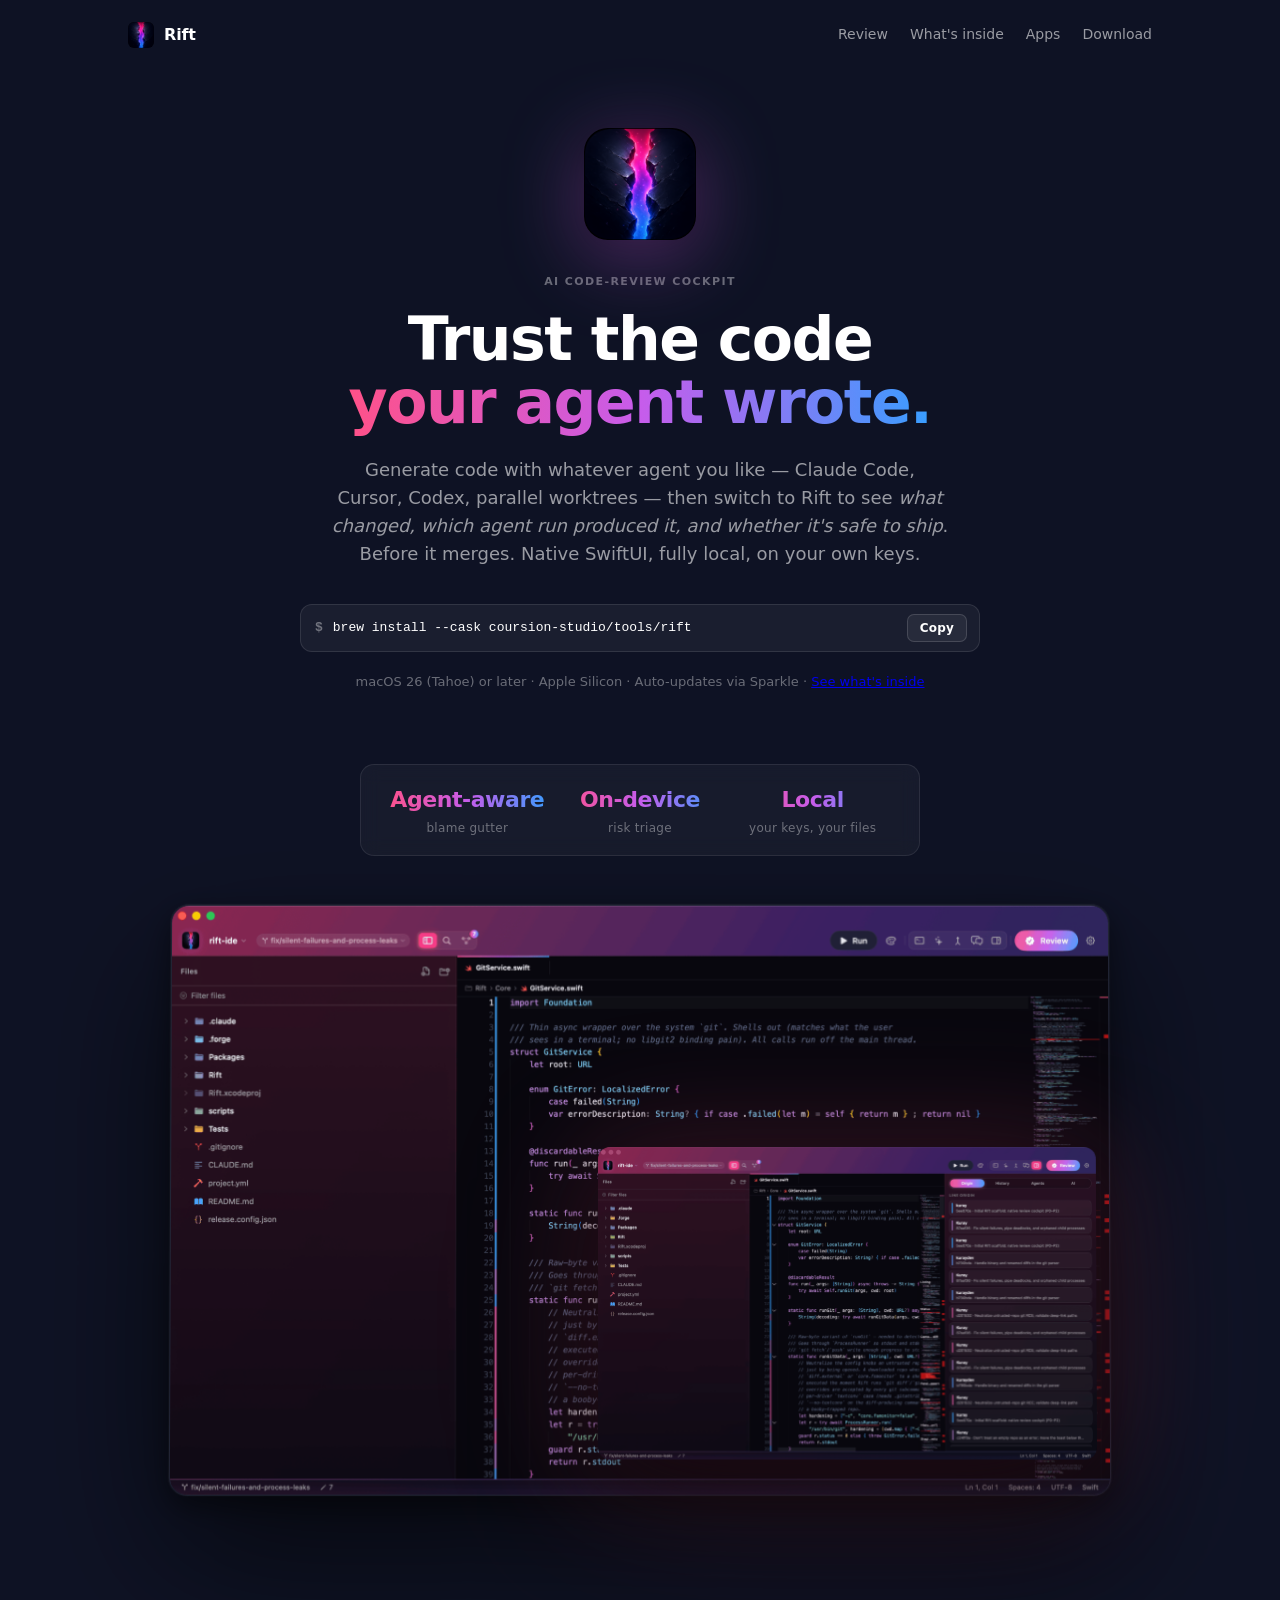
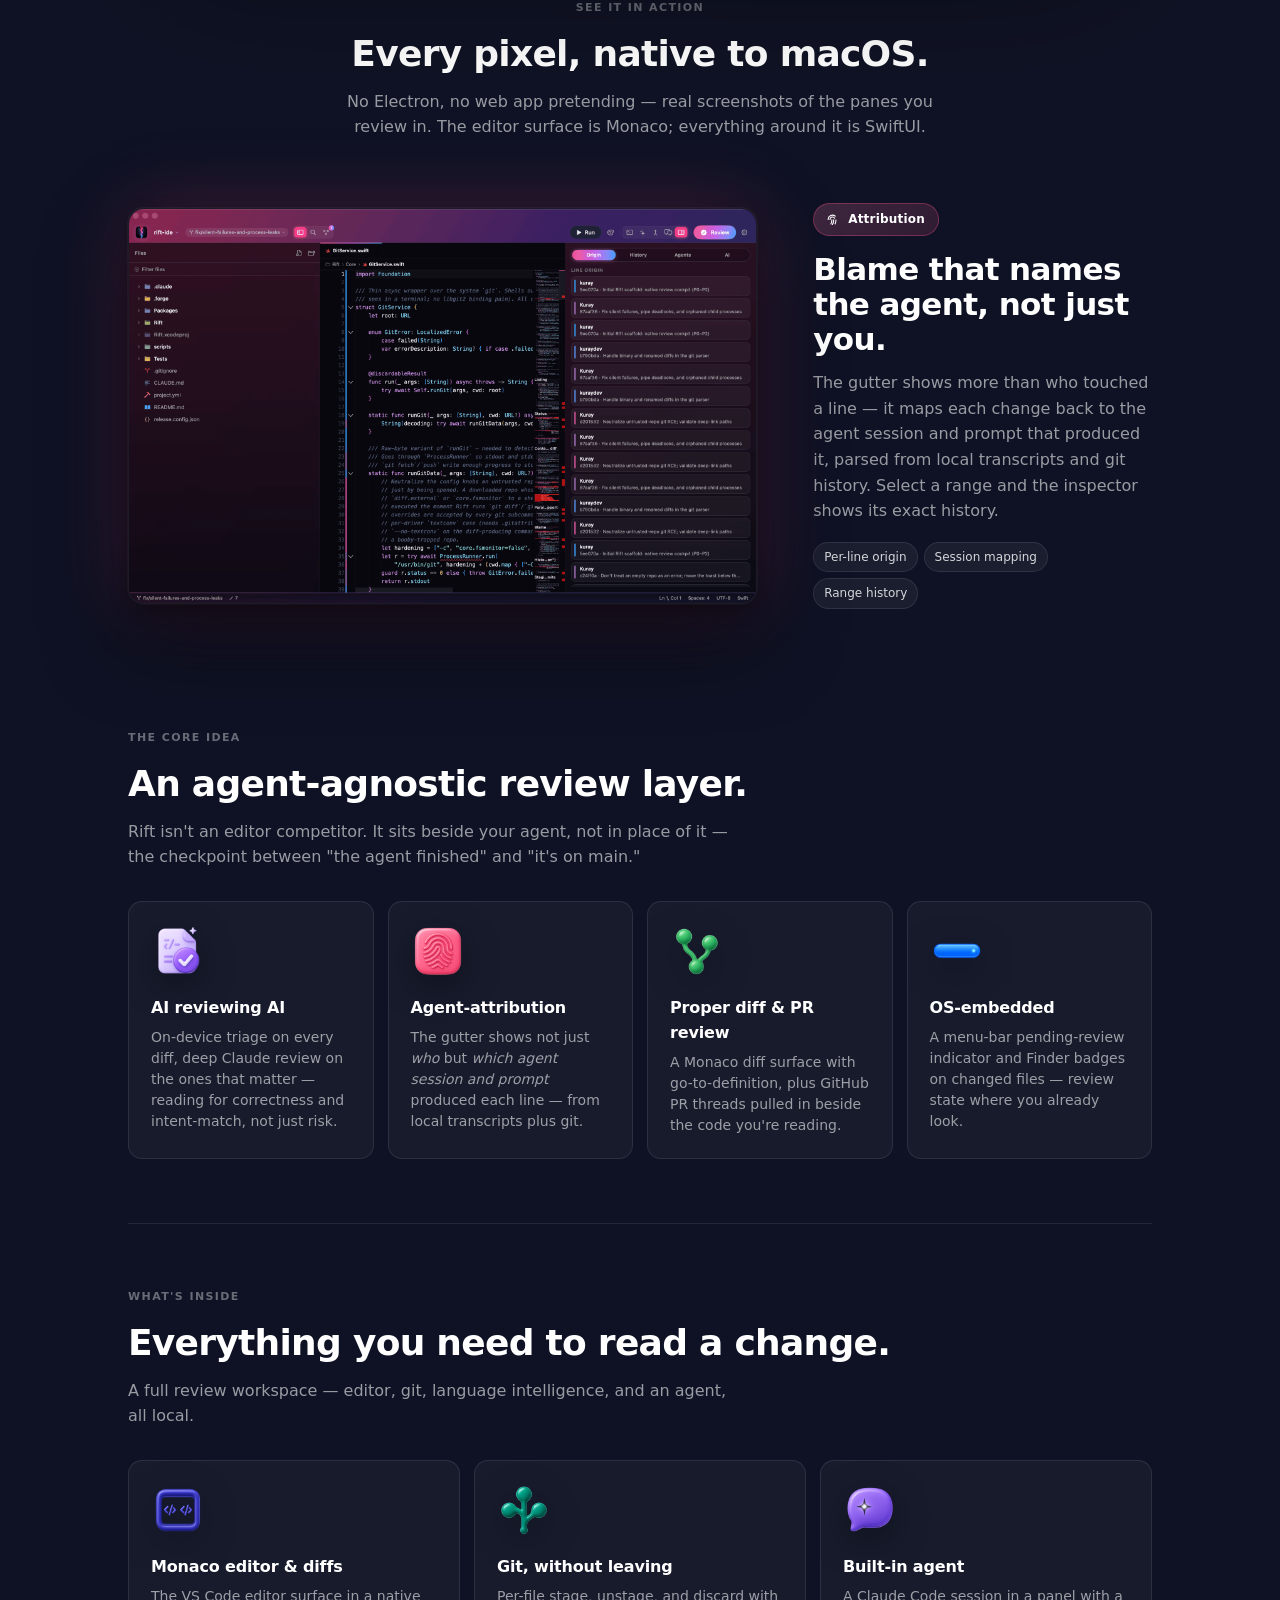
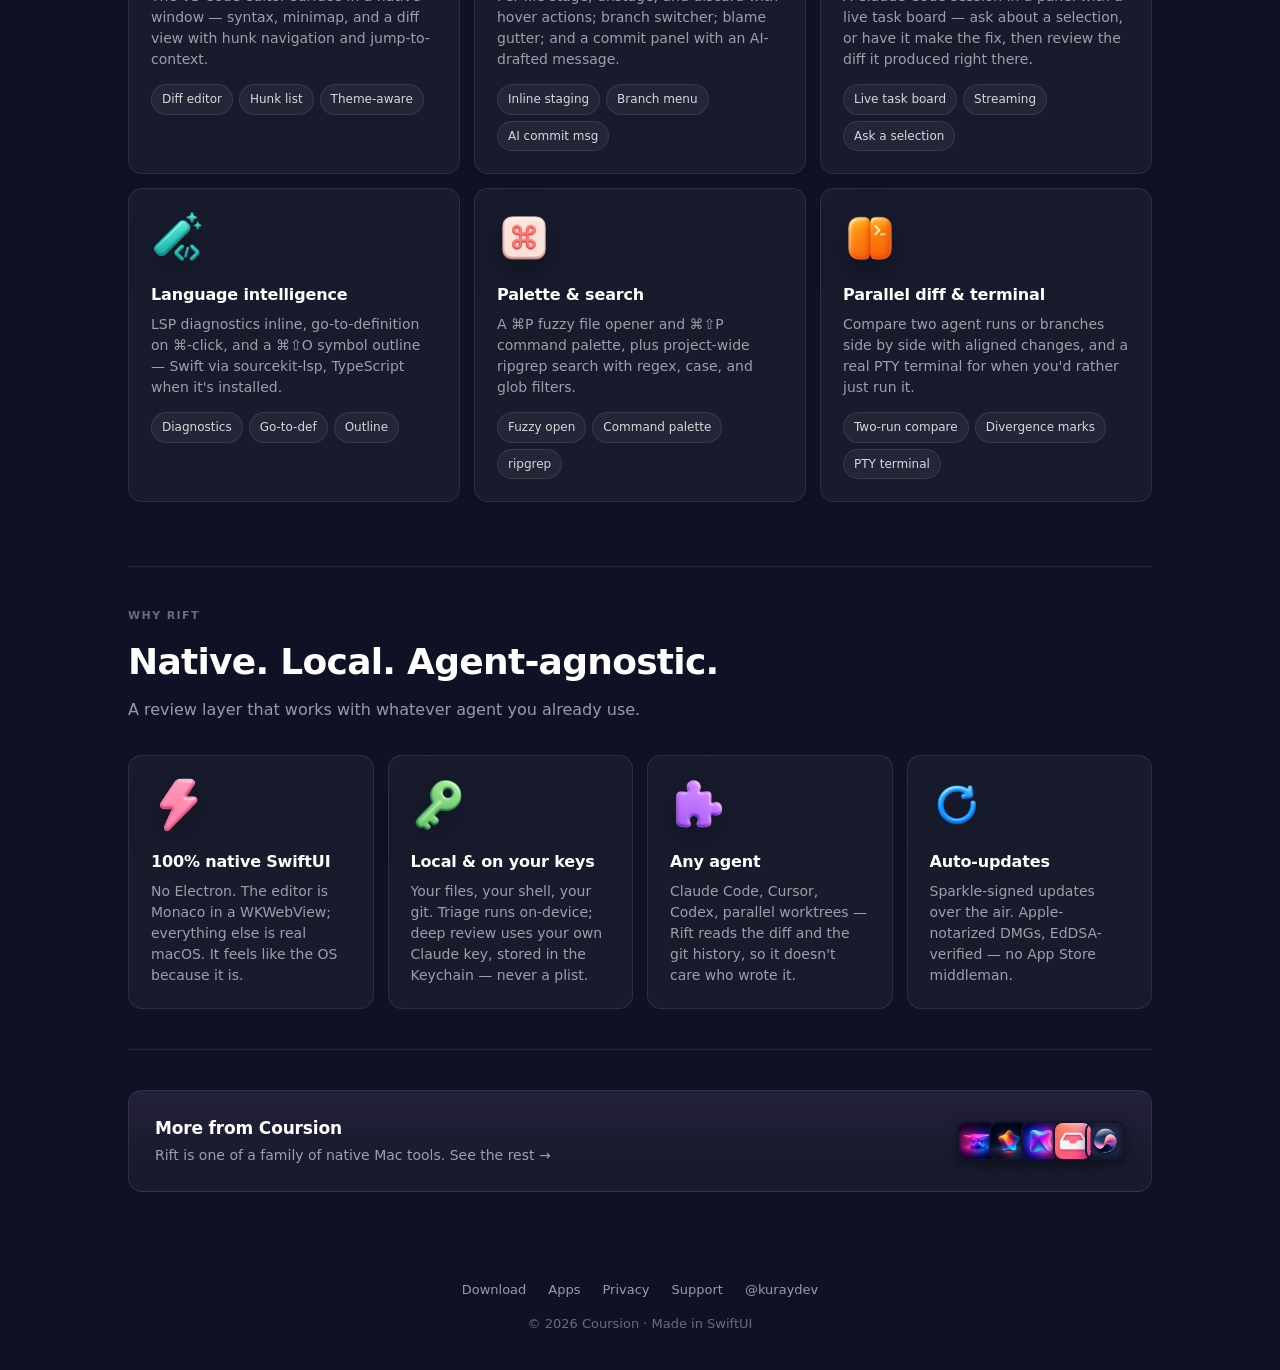
<file: index.html>
<!doctype html>
<html lang="en">
<head>
  <meta charset="utf-8" />
  <meta name="viewport" content="width=device-width, initial-scale=1" />
  <title>Rift — Review, blame & verify AI-generated code on Mac</title>
  <meta name="description" content="A native macOS cockpit for reviewing AI-written code. Agent-attribution blame, on-device risk triage, deep Claude review, Monaco diffs and GitHub PR threads — all local, on your own keys." />
  <link rel="icon" type="image/png" sizes="32x32" href="favicon-32.png" />
  <link rel="icon" type="image/png" sizes="16x16" href="favicon-16.png" />
  <link rel="apple-touch-icon" sizes="180x180" href="apple-touch-icon.png" />
  <link rel="manifest" href="site.webmanifest" />
  <link rel="stylesheet" href="styles.css" />
  <meta property="og:title" content="Rift — Review, blame & verify AI-generated code on Mac" />
  <meta property="og:description" content="See what your agent changed, which session produced each line, and whether it's safe to ship — before it merges. Native SwiftUI, local, BYO key." />
  <meta property="og:image" content="icon.png" />
  <meta name="theme-color" content="#0E1224" />
  <script defer src="https://polaris-backend-489776622782.europe-west1.run.app/api/v1/analytics/t.js" data-site="rift.coursion.studio"></script>
</head>
<body>
  <div class="bg"></div>

  <div class="container">
    <nav class="top">
      <div class="brand">
        <img src="icon.png" alt="Rift" />
        <span>Rift</span>
      </div>
      <div class="links">
        <a href="#review">Review</a>
        <a href="#inside">What's inside</a>
        <a href="apps.html">Apps</a>
        <a href="https://github.com/Coursion-Studio/rift-website/releases/latest">Download</a>
      </div>
    </nav>

    <header class="hero">
      <img class="app-icon" src="icon.png" alt="Rift app icon" />
      <div class="eyebrow">AI code-review cockpit</div>
      <h1>Trust the code<br /><span class="grad">your agent wrote.</span></h1>
      <p class="sub">
        Generate code with whatever agent you like — Claude Code, Cursor, Codex,
        parallel worktrees — then switch to Rift to see <em>what changed, which
        agent run produced it, and whether it's safe to ship</em>. Before it merges.
        Native SwiftUI, fully local, on your own keys.
      </p>
      <div class="cta-grid" style="grid-template-columns:1fr">
        <div class="install-cmd" data-copy="brew install --cask coursion-studio/tools/rift">
          <span class="prompt" aria-hidden="true">$</span>
          <code>brew install --cask coursion-studio/tools/rift</code>
          <button class="copy-btn" type="button" aria-label="Copy install command">Copy</button>
        </div>
      </div>
      <p class="req-note">macOS 26 (Tahoe) or later · Apple Silicon · Auto-updates via Sparkle · <a href="#inside">See what's inside</a></p>
    </header>

    <section class="tight" style="padding-top:0">
      <div class="hero-stats three" id="hero-stats">
        <div class="stat"><strong>Agent-aware</strong><span>blame gutter</span></div>
        <div class="stat"><strong>On-device</strong><span>risk triage</span></div>
        <div class="stat"><strong>Local</strong><span>your keys, your files</span></div>
        <div class="stat" id="stat-downloads" hidden>
          <strong id="dl-count">0</strong><span>downloads</span>
        </div>
      </div>
    </section>

    <!-- Feature showcase (real screenshots). Hidden until PNGs exist in
         screenshots/ — each block reveals itself when its image loads, so the
         live site never shows a broken image before captures are added. -->
    <div id="showcase-wrap" hidden>
      <section id="tour" class="hero-shot-wrap">
        <figure class="window shot-hero hero-composite">
          <img class="base" data-reveal src="screenshots/hero-review.png"
               alt="A Rift window — file tree, Monaco diff of an agent's change, and the AI review inspector alongside"
               width="1020" height="720" loading="eager" decoding="async" fetchpriority="high" />
          <img class="float" data-float src="screenshots/blame.png"
               alt="Rift's inspector attributing each line to its author and commit"
               width="800" height="480" loading="eager" decoding="async" />
        </figure>
      </section>

      <section class="showcase-intro">
        <div class="section-label">See it in action</div>
        <h2>Every pixel, native to macOS.</h2>
        <p class="lede">No Electron, no web app pretending — real screenshots of the panes you review in. The editor surface is Monaco; everything around it is SwiftUI.</p>
      </section>

      <section class="showcase">

        <!-- 1 · AI review -->
        <div class="showcase-row">
          <div class="showcase-copy">
            <div class="chip chip-violet">
              <svg viewBox="0 0 24 24" fill="none" stroke="currentColor" stroke-width="1.9" stroke-linecap="round" stroke-linejoin="round" aria-hidden="true"><path d="M12 3l2.4 5.4L20 9l-4 4 1 6-5-3-5 3 1-6-4-4 5.6-.6z"/></svg>
              AI review
            </div>
            <h3>AI that reviews<br />what AI wrote.</h3>
            <p>State what the change was meant to do, then let Claude read the diff for real — bugs, dropped error handling, edits that don't match the intent. Findings come back ranked by severity; click one to jump straight to the line. Runs on your own API key.</p>
            <ul class="pills">
              <li>Intent-aware</li><li>Severity-ranked</li><li>Click to jump</li><li>BYO key</li>
            </ul>
          </div>
          <figure class="window glow-violet">
            <img data-reveal src="screenshots/inspector-ai.png" alt="Rift's AI review inspector with blocker/warning/nit findings for a diff"
                 width="1020" height="720" loading="lazy" decoding="async" />
          </figure>
        </div>

        <!-- 2 · Blame -->
        <div class="showcase-row reverse">
          <div class="showcase-copy">
            <div class="chip chip-pink">
              <svg viewBox="0 0 24 24" fill="none" stroke="currentColor" stroke-width="1.7" stroke-linecap="round" stroke-linejoin="round" aria-hidden="true"><path d="M5 12a7 7 0 0 1 11.5-5.3"/><path d="M8 12a4 4 0 0 1 7.5-1.9"/><path d="M11 12.5c0 3-.4 5-1.6 6.7"/><path d="M14 12.5c0 3.5-.7 5.7-2.2 7.5"/><path d="M17.5 13c0 2.6-.4 4.4-1.3 6"/></svg>
              Attribution
            </div>
            <h3>Blame that names<br />the agent, not just you.</h3>
            <p>The gutter shows more than who touched a line — it maps each change back to the agent session and prompt that produced it, parsed from local transcripts and git history. Select a range and the inspector shows its exact history.</p>
            <ul class="pills">
              <li>Per-line origin</li><li>Session mapping</li><li>Range history</li>
            </ul>
          </div>
          <figure class="window glow-pink">
            <img data-reveal src="screenshots/blame.png" alt="Rift's blame gutter attributing lines to agent sessions"
                 width="1020" height="720" loading="lazy" decoding="async" />
          </figure>
        </div>

        <!-- 3 · Triage -->
        <div class="showcase-row">
          <div class="showcase-copy">
            <div class="chip chip-amber">
              <svg viewBox="0 0 24 24" fill="none" stroke="currentColor" stroke-width="1.9" stroke-linecap="round" stroke-linejoin="round" aria-hidden="true"><path d="M12 3l9 16H3z"/><path d="M12 10v4"/><path d="M12 17h.01"/></svg>
              Triage
            </div>
            <h3>Risk-scored<br />before you escalate.</h3>
            <p>An on-device model triages every staged diff the moment you stage it — safe, warn, or block — so you know where to look first. No round-trip, no key needed. Escalate the risky ones to a deep Claude review with one click.</p>
            <ul class="pills">
              <li>On-device</li><li>Per-file badges</li><li>Zero latency</li>
            </ul>
          </div>
          <figure class="window glow-amber">
            <img data-reveal src="screenshots/triage.png" alt="Rift's Changes sidebar with per-file risk badges"
                 width="1020" height="720" loading="lazy" decoding="async" />
          </figure>
        </div>

        <!-- 4 · Diff + PR -->
        <div class="showcase-row reverse">
          <div class="showcase-copy">
            <div class="chip chip-green">
              <svg viewBox="0 0 24 24" fill="none" stroke="currentColor" stroke-width="1.9" stroke-linecap="round" stroke-linejoin="round" aria-hidden="true"><path d="M6 3v12"/><circle cx="6" cy="18" r="2.5"/><circle cx="18" cy="6" r="2.5"/><path d="M18 8.5a9 9 0 0 1-9 9"/></svg>
              Diff &amp; PR
            </div>
            <h3>A real diff surface,<br />and the PR threads.</h3>
            <p>Monaco's diff editor for every change, with hunk navigation and go-to-definition. Stage, discard, and commit inline — with an AI-drafted message. Pull the current branch's GitHub review threads right beside the code.</p>
            <ul class="pills">
              <li>Monaco diffs</li><li>Hunk nav</li><li>Inline staging</li><li>PR threads</li>
            </ul>
          </div>
          <figure class="window glow-green">
            <img data-reveal src="screenshots/diff.png" alt="Rift's Monaco diff view with staging controls and PR thread panel"
                 width="1020" height="720" loading="lazy" decoding="async" />
          </figure>
        </div>

      </section>
    </div>

    <section id="review">
      <div class="section-label">The core idea</div>
      <h2>An agent-agnostic review layer.</h2>
      <p class="lede">Rift isn't an editor competitor. It sits beside your agent, not in place of it — the checkpoint between "the agent finished" and "it's on main."</p>

      <div class="grid why-grid">
        <div class="card">
          <img class="feat-icon" src="icons/feature/ai-review.png" alt="" loading="lazy" width="62" height="62" />
          <h3>AI reviewing AI</h3>
          <p>On-device triage on every diff, deep Claude review on the ones that matter — reading for correctness and intent-match, not just risk.</p>
        </div>
        <div class="card">
          <img class="feat-icon" src="icons/feature/attribution.png" alt="" loading="lazy" width="62" height="62" />
          <h3>Agent-attribution</h3>
          <p>The gutter shows not just <em>who</em> but <em>which agent session and prompt</em> produced each line — from local transcripts plus git.</p>
        </div>
        <div class="card">
          <img class="feat-icon" src="icons/feature/diff-pr.png" alt="" loading="lazy" width="62" height="62" />
          <h3>Proper diff &amp; PR review</h3>
          <p>A Monaco diff surface with go-to-definition, plus GitHub PR threads pulled in beside the code you're reading.</p>
        </div>
        <div class="card">
          <img class="feat-icon" src="icons/feature/os-embedded.png" alt="" loading="lazy" width="62" height="62" />
          <h3>OS-embedded</h3>
          <p>A menu-bar pending-review indicator and Finder badges on changed files — review state where you already look.</p>
        </div>
      </div>
    </section>

    <hr class="sep" />

    <section id="inside">
      <div class="section-label">What's inside</div>
      <h2>Everything you need to read a change.</h2>
      <p class="lede">A full review workspace — editor, git, language intelligence, and an agent, all local.</p>

      <div class="grid">
        <div class="card">
          <img class="feat-icon" src="icons/feature/monaco.png" alt="" loading="lazy" width="62" height="62" />
          <h3>Monaco editor &amp; diffs</h3>
          <p>The VS Code editor surface in a native window — syntax, minimap, and a diff view with hunk navigation and jump-to-context.</p>
          <ul class="pills"><li>Diff editor</li><li>Hunk list</li><li>Theme-aware</li></ul>
        </div>

        <div class="card">
          <img class="feat-icon" src="icons/feature/git.png" alt="" loading="lazy" width="62" height="62" />
          <h3>Git, without leaving</h3>
          <p>Per-file stage, unstage, and discard with hover actions; branch switcher; blame gutter; and a commit panel with an AI-drafted message.</p>
          <ul class="pills"><li>Inline staging</li><li>Branch menu</li><li>AI commit msg</li></ul>
        </div>

        <div class="card">
          <img class="feat-icon" src="icons/feature/agent.png" alt="" loading="lazy" width="62" height="62" />
          <h3>Built-in agent</h3>
          <p>A Claude Code session in a panel with a live task board — ask about a selection, or have it make the fix, then review the diff it produced right there.</p>
          <ul class="pills"><li>Live task board</li><li>Streaming</li><li>Ask a selection</li></ul>
        </div>

        <div class="card">
          <img class="feat-icon" src="icons/feature/language.png" alt="" loading="lazy" width="62" height="62" />
          <h3>Language intelligence</h3>
          <p>LSP diagnostics inline, go-to-definition on ⌘-click, and a ⌘⇧O symbol outline — Swift via sourcekit-lsp, TypeScript when it's installed.</p>
          <ul class="pills"><li>Diagnostics</li><li>Go-to-def</li><li>Outline</li></ul>
        </div>

        <div class="card">
          <img class="feat-icon" src="icons/feature/palette.png" alt="" loading="lazy" width="62" height="62" />
          <h3>Palette &amp; search</h3>
          <p>A ⌘P fuzzy file opener and ⌘⇧P command palette, plus project-wide ripgrep search with regex, case, and glob filters.</p>
          <ul class="pills"><li>Fuzzy open</li><li>Command palette</li><li>ripgrep</li></ul>
        </div>

        <div class="card">
          <img class="feat-icon" src="icons/feature/parallel.png" alt="" loading="lazy" width="62" height="62" />
          <h3>Parallel diff &amp; terminal</h3>
          <p>Compare two agent runs or branches side by side with aligned changes, and a real PTY terminal for when you'd rather just run it.</p>
          <ul class="pills"><li>Two-run compare</li><li>Divergence marks</li><li>PTY terminal</li></ul>
        </div>
      </div>
    </section>

    <hr class="sep" />

    <section id="releases" class="tight" hidden>
      <div class="section-label">Releases</div>
      <h2>Every version, every download.</h2>
      <p class="lede">Live count, every channel — site and in-app updates.</p>
      <ol class="releases" id="releases-list"></ol>
    </section>

    <hr class="sep" id="releases-sep" hidden />

    <section id="why" class="tight">
      <div class="section-label">Why Rift</div>
      <h2>Native. Local. Agent-agnostic.</h2>
      <p class="lede">A review layer that works with whatever agent you already use.</p>

      <div class="grid why-grid">
        <div class="card">
          <img class="feat-icon" src="icons/feature/native.png" alt="" loading="lazy" width="62" height="62" />
          <h3>100% native SwiftUI</h3>
          <p>No Electron. The editor is Monaco in a WKWebView; everything else is real macOS. It feels like the OS because it is.</p>
        </div>
        <div class="card">
          <img class="feat-icon" src="icons/feature/local-keys.png" alt="" loading="lazy" width="62" height="62" />
          <h3>Local &amp; on your keys</h3>
          <p>Your files, your shell, your git. Triage runs on-device; deep review uses your own Claude key, stored in the Keychain — never a plist.</p>
        </div>
        <div class="card">
          <img class="feat-icon" src="icons/feature/any-agent.png" alt="" loading="lazy" width="62" height="62" />
          <h3>Any agent</h3>
          <p>Claude Code, Cursor, Codex, parallel worktrees — Rift reads the diff and the git history, so it doesn't care who wrote it.</p>
        </div>
        <div class="card">
          <img class="feat-icon" src="icons/feature/updates.png" alt="" loading="lazy" width="62" height="62" />
          <h3>Auto-updates</h3>
          <p>Sparkle-signed updates over the air. Apple-notarized DMGs, EdDSA-verified — no App Store middleman.</p>
        </div>
      </div>
    </section>

    <hr class="sep" />

    <section class="tight">
      <a class="crosspromo" href="apps.html" style="text-decoration:none;color:inherit">
        <div class="cp-copy">
          <h3>More from Coursion</h3>
          <p>Rift is one of a family of native Mac tools. See the rest →</p>
        </div>
        <div class="cp-icons" aria-hidden="true">
          <img src="icons/forge.png" alt="" />
          <img src="icons/aistats.png" alt="" />
          <img src="icons/knack.png" alt="" />
          <img src="icons/hutch.png" alt="" />
          <img src="icons/nook.png" alt="" />
        </div>
      </a>
    </section>

    <footer>
      <div class="links">
        <a href="https://github.com/Coursion-Studio/rift-website/releases/latest">Download</a>
        <a href="apps.html">Apps</a>
        <a href="privacy.html">Privacy</a>
        <a href="mailto:kuraydev.io@gmail.com">Support</a>
        <a href="https://x.com/kuraydev" target="_blank" rel="noopener">@kuraydev</a>
      </div>
      <div>© 2026 Coursion · Made in SwiftUI</div>
    </footer>
  </div>

  <script>
    // Copy-to-clipboard for the brew install code block.
    (function () {
      document.querySelectorAll(".copy-btn").forEach(function (btn) {
        btn.addEventListener("click", function () {
          var box = btn.closest("[data-copy]");
          if (!box || !navigator.clipboard) return;
          navigator.clipboard.writeText(box.getAttribute("data-copy")).then(function () {
            btn.classList.add("copied");
            var original = btn.textContent;
            btn.textContent = "Copied";
            setTimeout(function () {
              btn.classList.remove("copied");
              btn.textContent = original;
            }, 1400);
          }).catch(function () { /* clipboard blocked — no-op */ });
        });
      });
    })();
  </script>

  <script>
    // Feature showcase: reveal each block only once its screenshot actually
    // loads, so the live site never shows a broken image or an empty frame.
    (function () {
      var wrap = document.getElementById("showcase-wrap");
      if (!wrap) return;
      var unit = function (img) {
        return img.closest(".showcase-row") || img.closest(".gcard") || img.closest("#tour");
      };
      var reveal = function (img) {
        var u = unit(img);
        if (u) u.classList.add("shot-ready");
        wrap.removeAttribute("hidden");
      };
      wrap.querySelectorAll("img[data-reveal]").forEach(function (img) {
        if (img.complete && img.naturalWidth > 0) reveal(img);
        img.addEventListener("load", function () { reveal(img); });
      });
      wrap.querySelectorAll("img[data-float]").forEach(function (img) {
        var hide = function () { img.style.display = "none"; };
        img.addEventListener("error", hide);
        if (img.complete && img.naturalWidth === 0) hide();
      });
    })();
  </script>

  <script>
    // Pulls every public release from GitHub. The hero "downloads" stat shows
    // the sum across all assets; the Releases section lists each version.
    // Both surfaces stay hidden until there's a release, so the site never
    // ships a "0 downloads" page pre-launch.
    (function () {
      var fmtCount = function (n) {
        if (n >= 1e6) return (n / 1e6).toFixed(1).replace(/\.0$/, "") + "M";
        if (n >= 1e3) return (n / 1e3).toFixed(1).replace(/\.0$/, "") + "K";
        return String(n);
      };
      var fmtDate = function (iso) {
        try {
          return new Date(iso).toLocaleDateString("en-US", {
            year: "numeric", month: "short", day: "numeric"
          });
        } catch (_) { return ""; }
      };
      var pickDmg = function (assets) {
        return (assets || []).find(function (a) {
          return /\.dmg$/i.test(a.name || "");
        }) || (assets || [])[0];
      };

      fetch("https://api.github.com/repos/Coursion-Studio/rift-website/releases")
        .then(function (r) { return r.ok ? r.json() : []; })
        .then(function (releases) {
          releases = releases || [];
          var total = 0;
          var rows = releases.map(function (rel) {
            var assets = rel.assets || [];
            var count = assets.reduce(function (s, a) {
              return s + (a.download_count || 0);
            }, 0);
            total += count;
            var dmg = pickDmg(assets);
            var li = document.createElement("li");
            li.className = "release-row";
            li.innerHTML =
              '<div class="release-meta">' +
                '<span class="release-tag">' + (rel.tag_name || rel.name || "") + '</span>' +
                '<span class="release-date">' + fmtDate(rel.published_at) + '</span>' +
              '</div>' +
              '<div class="release-count">' +
                '<strong>' + count.toLocaleString("en-US") + '</strong>' +
                '<span>downloads</span>' +
              '</div>' +
              (dmg
                ? '<a class="release-link" href="' + dmg.browser_download_url + '">Download</a>'
                : '<a class="release-link" href="' + rel.html_url + '">Release page</a>');
            return li;
          });

          if (total > 0) {
            document.getElementById("dl-count").textContent = fmtCount(total);
            document.getElementById("stat-downloads").hidden = false;
            document.getElementById("hero-stats").classList.remove("three");
          }

          if (rows.length > 0) {
            var list = document.getElementById("releases-list");
            rows.forEach(function (li) { list.appendChild(li); });
            document.getElementById("releases").hidden = false;
            document.getElementById("releases-sep").hidden = false;
          }
        })
        .catch(function () { /* no-op: hero stays at 3 stats, releases hidden */ });
    })();
  </script>
</body>
</html>
</file>
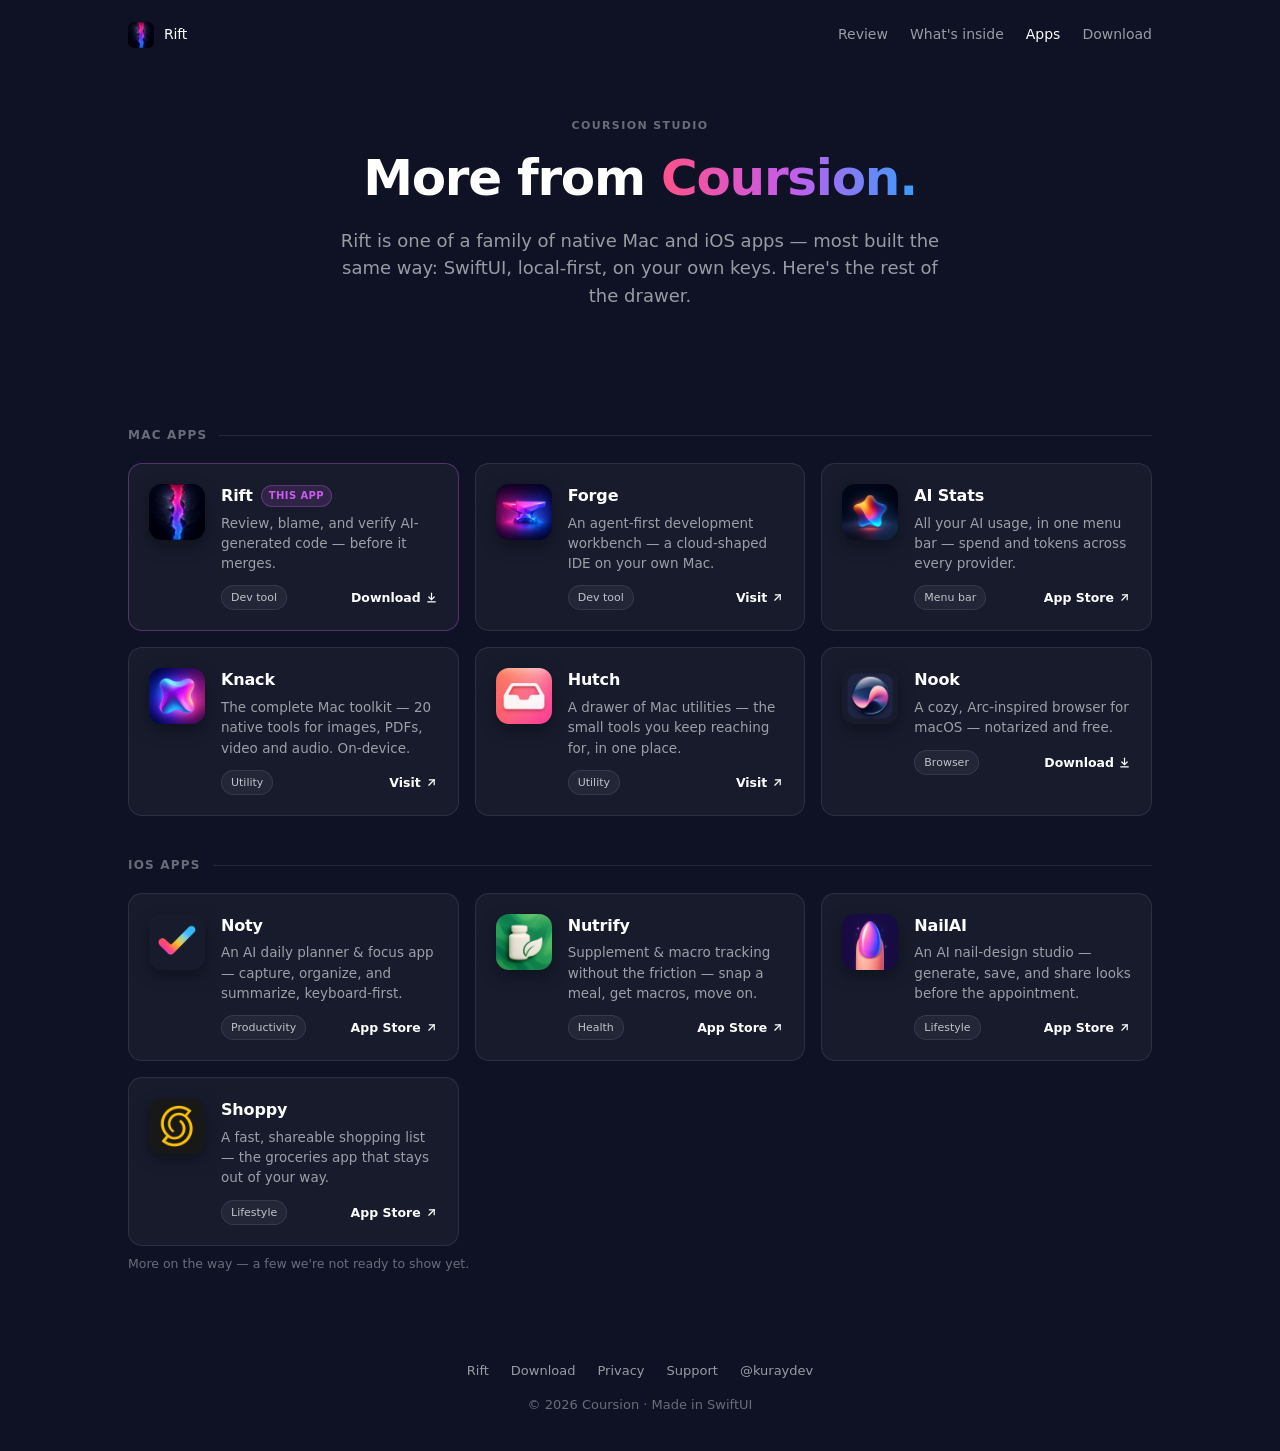
<file: apps.html>
<!doctype html>
<html lang="en">
<head>
  <meta charset="utf-8" />
  <meta name="viewport" content="width=device-width, initial-scale=1" />
  <title>Apps — More from Coursion</title>
  <meta name="description" content="The Coursion family of native Mac and iOS apps — Rift, Forge, AI Stats, Knack, Hutch, Nook, and more." />
  <link rel="icon" type="image/png" sizes="32x32" href="favicon-32.png" />
  <link rel="icon" type="image/png" sizes="16x16" href="favicon-16.png" />
  <link rel="apple-touch-icon" sizes="180x180" href="apple-touch-icon.png" />
  <link rel="manifest" href="site.webmanifest" />
  <link rel="stylesheet" href="styles.css" />
  <meta property="og:title" content="Apps — More from Coursion" />
  <meta property="og:description" content="The Coursion family of native Mac and iOS apps." />
  <meta property="og:image" content="icon.png" />
  <meta name="theme-color" content="#0E1224" />
  <script defer src="https://polaris-backend-489776622782.europe-west1.run.app/api/v1/analytics/t.js" data-site="rift.coursion.studio"></script>
</head>
<body>
  <div class="bg"></div>

  <div class="container">
    <nav class="top">
      <div class="brand">
        <a href="index.html" style="display:flex;align-items:center;gap:10px;text-decoration:none;color:inherit">
          <img src="icon.png" alt="Rift" />
          <span>Rift</span>
        </a>
      </div>
      <div class="links">
        <a href="index.html#review">Review</a>
        <a href="index.html#inside">What's inside</a>
        <a href="apps.html" class="active">Apps</a>
        <a href="https://github.com/Coursion-Studio/rift-website/releases/latest">Download</a>
      </div>
    </nav>

    <header class="hero compact">
      <div class="eyebrow">Coursion Studio</div>
      <h1>More from <span class="grad">Coursion.</span></h1>
      <p class="sub">
        Rift is one of a family of native Mac and iOS apps — most built the
        same way: SwiftUI, local-first, on your own keys. Here's the rest of the drawer.
      </p>
    </header>

    <section class="tight" style="padding-top:0">

      <!-- ── Mac apps ── -->
      <div class="apps-group-label">Mac apps</div>
      <div class="apps-grid">

        <!-- Rift (current) -->
        <a class="app-card current" href="https://github.com/Coursion-Studio/rift-website/releases/latest">
          <img class="app-icon-img" src="icons/rift.png" alt="Rift icon" />
          <div class="app-body">
            <div class="app-head">
              <h3>Rift</h3>
              <span class="app-badge">This app</span>
            </div>
            <p class="app-tagline">Review, blame, and verify AI-generated code — before it merges.</p>
            <div class="app-meta">
              <span class="app-tag">Dev tool</span>
              <span class="app-cta">Download
                <svg viewBox="0 0 24 24" fill="none" stroke="currentColor" stroke-width="2.2" stroke-linecap="round" stroke-linejoin="round"><path d="M12 4v12"/><path d="m7 11 5 5 5-5"/><path d="M5 20h14"/></svg>
              </span>
            </div>
          </div>
        </a>

        <!-- Forge -->
        <a class="app-card" href="https://forge.coursion.studio/" style="--app-glow:rgba(255,81,137,0.18)">
          <img class="app-icon-img" src="icons/forge.png" alt="Forge icon" />
          <div class="app-body">
            <div class="app-head"><h3>Forge</h3></div>
            <p class="app-tagline">An agent-first development workbench — a cloud-shaped IDE on your own Mac.</p>
            <div class="app-meta">
              <span class="app-tag">Dev tool</span>
              <span class="app-cta">Visit
                <svg viewBox="0 0 24 24" fill="none" stroke="currentColor" stroke-width="2.2" stroke-linecap="round" stroke-linejoin="round"><path d="M7 17 17 7"/><path d="M8 7h9v9"/></svg>
              </span>
            </div>
          </div>
        </a>

        <!-- AI Stats -->
        <a class="app-card" href="https://apps.apple.com/app/id6762005507" style="--app-glow:rgba(56,158,255,0.18)">
          <img class="app-icon-img" src="icons/aistats.png" alt="AI Stats icon" />
          <div class="app-body">
            <div class="app-head"><h3>AI Stats</h3></div>
            <p class="app-tagline">All your AI usage, in one menu bar — spend and tokens across every provider.</p>
            <div class="app-meta">
              <span class="app-tag">Menu bar</span>
              <span class="app-cta">App Store
                <svg viewBox="0 0 24 24" fill="none" stroke="currentColor" stroke-width="2.2" stroke-linecap="round" stroke-linejoin="round"><path d="M7 17 17 7"/><path d="M8 7h9v9"/></svg>
              </span>
            </div>
          </div>
        </a>

        <!-- Knack -->
        <a class="app-card" href="https://knack.coursion.studio/" style="--app-glow:rgba(16,185,129,0.18)">
          <img class="app-icon-img" src="icons/knack.png" alt="Knack icon" />
          <div class="app-body">
            <div class="app-head"><h3>Knack</h3></div>
            <p class="app-tagline">The complete Mac toolkit — 20 native tools for images, PDFs, video and audio. On-device.</p>
            <div class="app-meta">
              <span class="app-tag">Utility</span>
              <span class="app-cta">Visit
                <svg viewBox="0 0 24 24" fill="none" stroke="currentColor" stroke-width="2.2" stroke-linecap="round" stroke-linejoin="round"><path d="M7 17 17 7"/><path d="M8 7h9v9"/></svg>
              </span>
            </div>
          </div>
        </a>

        <!-- Hutch -->
        <a class="app-card" href="https://hutch.coursion.studio/" style="--app-glow:rgba(199,92,235,0.18)">
          <img class="app-icon-img" src="icons/hutch.png" alt="Hutch icon" />
          <div class="app-body">
            <div class="app-head"><h3>Hutch</h3></div>
            <p class="app-tagline">A drawer of Mac utilities — the small tools you keep reaching for, in one place.</p>
            <div class="app-meta">
              <span class="app-tag">Utility</span>
              <span class="app-cta">Visit
                <svg viewBox="0 0 24 24" fill="none" stroke="currentColor" stroke-width="2.2" stroke-linecap="round" stroke-linejoin="round"><path d="M7 17 17 7"/><path d="M8 7h9v9"/></svg>
              </span>
            </div>
          </div>
        </a>

        <!-- Nook -->
        <a class="app-card" href="https://github.com/kuraydev/nook/releases/latest" style="--app-glow:rgba(249,115,22,0.18)">
          <img class="app-icon-img" src="icons/nook.png" alt="Nook icon" />
          <div class="app-body">
            <div class="app-head"><h3>Nook</h3></div>
            <p class="app-tagline">A cozy, Arc-inspired browser for macOS — notarized and free.</p>
            <div class="app-meta">
              <span class="app-tag">Browser</span>
              <span class="app-cta">Download
                <svg viewBox="0 0 24 24" fill="none" stroke="currentColor" stroke-width="2.2" stroke-linecap="round" stroke-linejoin="round"><path d="M12 4v12"/><path d="m7 11 5 5 5-5"/><path d="M5 20h14"/></svg>
              </span>
            </div>
          </div>
        </a>

      </div>

      <!-- ── iOS apps ── -->
      <div class="apps-group-label">iOS apps</div>
      <div class="apps-grid">

        <!-- Noty -->
        <a class="app-card" href="https://apps.apple.com/us/app/noty-ai-daily-planner-focus/id1620951759" style="--app-glow:rgba(249,115,22,0.16)">
          <img class="app-icon-img" src="icons/noty.png" alt="Noty icon" />
          <div class="app-body">
            <div class="app-head"><h3>Noty</h3></div>
            <p class="app-tagline">An AI daily planner &amp; focus app — capture, organize, and summarize, keyboard-first.</p>
            <div class="app-meta">
              <span class="app-tag">Productivity</span>
              <span class="app-cta">App Store
                <svg viewBox="0 0 24 24" fill="none" stroke="currentColor" stroke-width="2.2" stroke-linecap="round" stroke-linejoin="round"><path d="M7 17 17 7"/><path d="M8 7h9v9"/></svg>
              </span>
            </div>
          </div>
        </a>

        <!-- Nutrify -->
        <a class="app-card" href="https://apps.apple.com/us/app/nutrify-supplement-tracker/id6753355163" style="--app-glow:rgba(13,148,136,0.16)">
          <img class="app-icon-img" src="icons/nutrify.png" alt="Nutrify icon" />
          <div class="app-body">
            <div class="app-head"><h3>Nutrify</h3></div>
            <p class="app-tagline">Supplement &amp; macro tracking without the friction — snap a meal, get macros, move on.</p>
            <div class="app-meta">
              <span class="app-tag">Health</span>
              <span class="app-cta">App Store
                <svg viewBox="0 0 24 24" fill="none" stroke="currentColor" stroke-width="2.2" stroke-linecap="round" stroke-linejoin="round"><path d="M7 17 17 7"/><path d="M8 7h9v9"/></svg>
              </span>
            </div>
          </div>
        </a>

        <!-- NailAI -->
        <a class="app-card" href="https://apps.apple.com/us/app/nailai-nail-art-health/id6751233030" style="--app-glow:rgba(219,39,119,0.16)">
          <img class="app-icon-img" src="icons/nailai.png" alt="NailAI icon" />
          <div class="app-body">
            <div class="app-head"><h3>NailAI</h3></div>
            <p class="app-tagline">An AI nail-design studio — generate, save, and share looks before the appointment.</p>
            <div class="app-meta">
              <span class="app-tag">Lifestyle</span>
              <span class="app-cta">App Store
                <svg viewBox="0 0 24 24" fill="none" stroke="currentColor" stroke-width="2.2" stroke-linecap="round" stroke-linejoin="round"><path d="M7 17 17 7"/><path d="M8 7h9v9"/></svg>
              </span>
            </div>
          </div>
        </a>

        <!-- Shoppy -->
        <a class="app-card" href="https://apps.apple.com/us/app/shoppy-shopping-list/id1621044552" style="--app-glow:rgba(37,99,235,0.16)">
          <img class="app-icon-img" src="icons/shoppy.png" alt="Shoppy icon" />
          <div class="app-body">
            <div class="app-head"><h3>Shoppy</h3></div>
            <p class="app-tagline">A fast, shareable shopping list — the groceries app that stays out of your way.</p>
            <div class="app-meta">
              <span class="app-tag">Lifestyle</span>
              <span class="app-cta">App Store
                <svg viewBox="0 0 24 24" fill="none" stroke="currentColor" stroke-width="2.2" stroke-linecap="round" stroke-linejoin="round"><path d="M7 17 17 7"/><path d="M8 7h9v9"/></svg>
              </span>
            </div>
          </div>
        </a>

      </div>
      <p class="apps-note">More on the way — a few we're not ready to show yet.</p>

    </section>

    <footer>
      <div class="links">
        <a href="index.html">Rift</a>
        <a href="https://github.com/Coursion-Studio/rift-website/releases/latest">Download</a>
        <a href="privacy.html">Privacy</a>
        <a href="mailto:kuraydev.io@gmail.com">Support</a>
        <a href="https://x.com/kuraydev" target="_blank" rel="noopener">@kuraydev</a>
      </div>
      <div>© 2026 Coursion · Made in SwiftUI</div>
    </footer>
  </div>
</body>
</html>
</file>
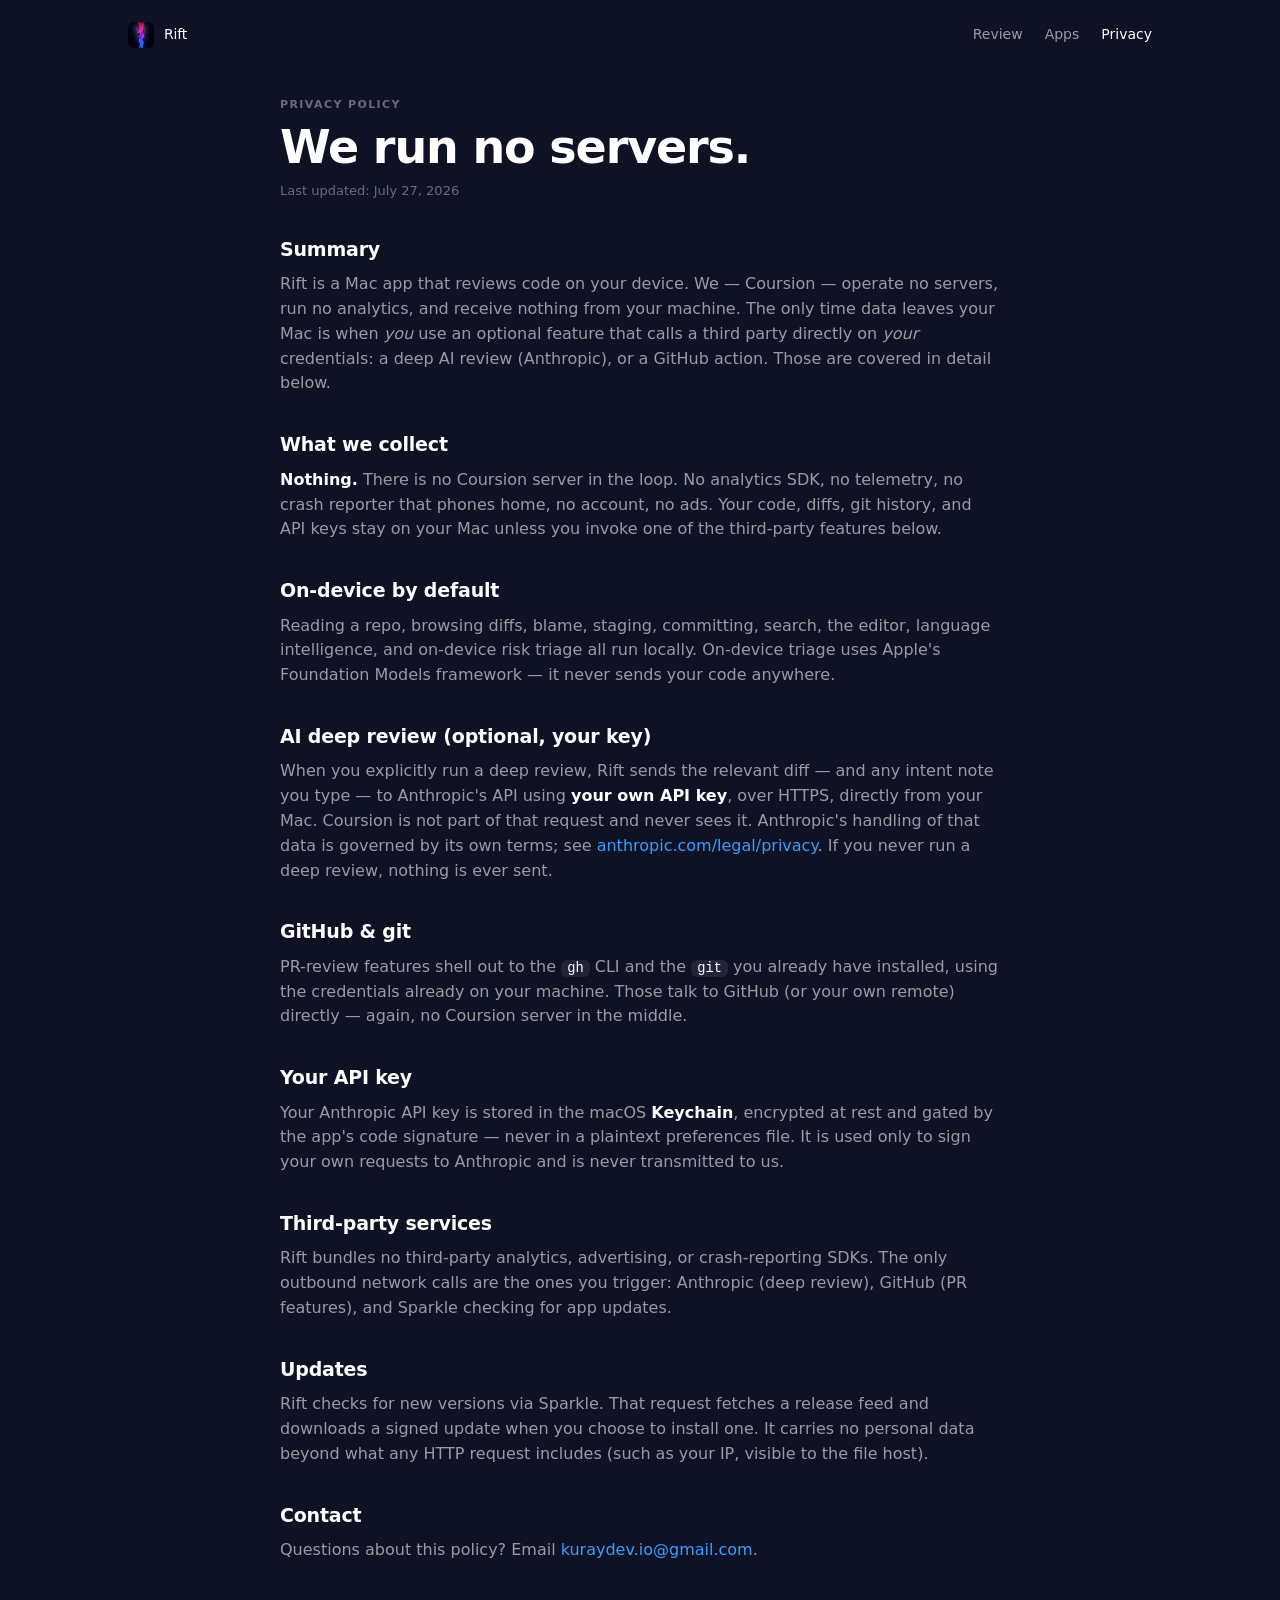
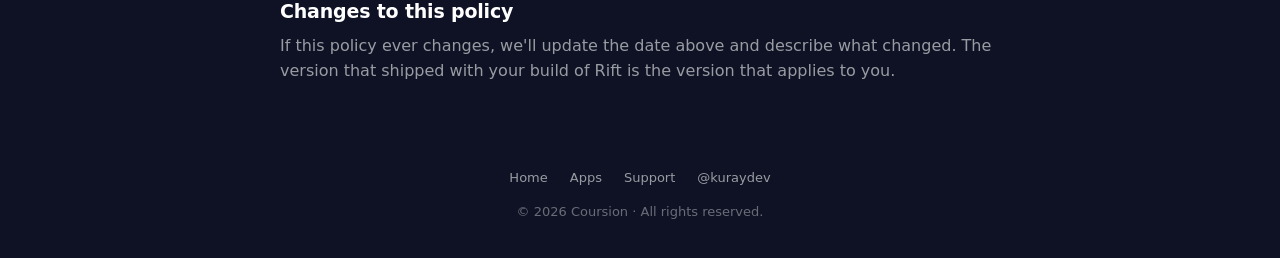
<file: privacy.html>
<!doctype html>
<html lang="en">
<head>
  <meta charset="utf-8" />
  <meta name="viewport" content="width=device-width, initial-scale=1" />
  <title>Privacy — Rift</title>
  <meta name="description" content="Rift runs on your Mac and operates no servers. AI review is optional and runs on your own API key. Here's exactly what leaves your machine, and when." />
  <link rel="icon" type="image/png" sizes="32x32" href="favicon-32.png" />
  <link rel="icon" type="image/png" sizes="16x16" href="favicon-16.png" />
  <link rel="apple-touch-icon" sizes="180x180" href="apple-touch-icon.png" />
  <link rel="manifest" href="site.webmanifest" />
  <link rel="stylesheet" href="styles.css" />
  <meta name="theme-color" content="#0E1224" />
  <script defer src="https://polaris-backend-489776622782.europe-west1.run.app/api/v1/analytics/t.js" data-site="rift.coursion.studio"></script>
</head>
<body>
  <div class="bg"></div>

  <div class="container">
    <nav class="top">
      <div class="brand">
        <a href="index.html" style="display:flex;align-items:center;gap:10px;text-decoration:none;color:inherit">
          <img src="icon.png" alt="Rift" />
          <span>Rift</span>
        </a>
      </div>
      <div class="links">
        <a href="index.html#review">Review</a>
        <a href="apps.html">Apps</a>
        <a href="privacy.html" class="active">Privacy</a>
      </div>
    </nav>

    <article class="prose">
      <div class="section-label">Privacy Policy</div>
      <h1>We run no servers.</h1>
      <div class="updated">Last updated: July 27, 2026</div>

      <h2>Summary</h2>
      <p>
        Rift is a Mac app that reviews code on your device. We — Coursion — operate no
        servers, run no analytics, and receive nothing from your machine. The only time
        data leaves your Mac is when <em>you</em> use an optional feature that calls a
        third party directly on <em>your</em> credentials: a deep AI review (Anthropic),
        or a GitHub action. Those are covered in detail below.
      </p>

      <h2>What we collect</h2>
      <p>
        <strong>Nothing.</strong> There is no Coursion server in the loop. No analytics
        SDK, no telemetry, no crash reporter that phones home, no account, no ads. Your
        code, diffs, git history, and API keys stay on your Mac unless you invoke one of
        the third-party features below.
      </p>

      <h2>On-device by default</h2>
      <p>
        Reading a repo, browsing diffs, blame, staging, committing, search, the editor,
        language intelligence, and on-device risk triage all run locally. On-device triage
        uses Apple's Foundation Models framework — it never sends your code anywhere.
      </p>

      <h2>AI deep review (optional, your key)</h2>
      <p>
        When you explicitly run a deep review, Rift sends the relevant diff — and any
        intent note you type — to Anthropic's API using <strong>your own API key</strong>,
        over HTTPS, directly from your Mac. Coursion is not part of that request and never
        sees it. Anthropic's handling of that data is governed by its own terms; see
        <a href="https://www.anthropic.com/legal/privacy" target="_blank" rel="noopener">anthropic.com/legal/privacy</a>.
        If you never run a deep review, nothing is ever sent.
      </p>

      <h2>GitHub &amp; git</h2>
      <p>
        PR-review features shell out to the <code>gh</code> CLI and the <code>git</code>
        you already have installed, using the credentials already on your machine. Those
        talk to GitHub (or your own remote) directly — again, no Coursion server in the
        middle.
      </p>

      <h2>Your API key</h2>
      <p>
        Your Anthropic API key is stored in the macOS <strong>Keychain</strong>, encrypted
        at rest and gated by the app's code signature — never in a plaintext preferences
        file. It is used only to sign your own requests to Anthropic and is never
        transmitted to us.
      </p>

      <h2>Third-party services</h2>
      <p>
        Rift bundles no third-party analytics, advertising, or crash-reporting SDKs. The
        only outbound network calls are the ones you trigger: Anthropic (deep review),
        GitHub (PR features), and Sparkle checking for app updates.
      </p>

      <h2>Updates</h2>
      <p>
        Rift checks for new versions via Sparkle. That request fetches a release feed and
        downloads a signed update when you choose to install one. It carries no personal
        data beyond what any HTTP request includes (such as your IP, visible to the file
        host).
      </p>

      <h2>Contact</h2>
      <p>
        Questions about this policy? Email
        <a href="mailto:kuraydev.io@gmail.com">kuraydev.io@gmail.com</a>.
      </p>

      <h2>Changes to this policy</h2>
      <p>
        If this policy ever changes, we'll update the date above and describe what changed.
        The version that shipped with your build of Rift is the version that applies to you.
      </p>
    </article>

    <footer>
      <div class="links">
        <a href="index.html">Home</a>
        <a href="apps.html">Apps</a>
        <a href="mailto:kuraydev.io@gmail.com">Support</a>
        <a href="https://x.com/kuraydev" target="_blank" rel="noopener">@kuraydev</a>
      </div>
      <div>© 2026 Coursion · All rights reserved.</div>
    </footer>
  </div>
</body>
</html>
</file>
<file: styles.css>
/* ─── Rift landing — Coursion design language (shared with Forge/DesignKit) ─── */

:root {
  --bg-top:    #0E1224;
  --bg-mid:    #131530;
  --bg-bottom: #170F31;

  --text-primary:   #ffffff;
  --text-secondary: rgba(255, 255, 255, 0.58);
  --text-tertiary:  rgba(255, 255, 255, 0.38);

  --card-fill:        rgba(255, 255, 255, 0.04);
  --card-fill-strong: rgba(255, 255, 255, 0.06);
  --card-stroke:      rgba(255, 255, 255, 0.09);

  --forge-pink:   #FF5189;
  --forge-purple: #C75CEB;
  --forge-blue:   #389EFF;

  --brand-gradient:
    linear-gradient(90deg, var(--forge-pink), var(--forge-purple), var(--forge-blue));
  --brand-gradient-diag:
    linear-gradient(135deg, var(--forge-pink), var(--forge-purple), var(--forge-blue));
  --brand-soft:
    linear-gradient(90deg, rgba(255, 81, 137, 0.22), rgba(199, 92, 235, 0.22));

  --radius-card: 14px;
  --radius-btn:  12px;
}

* { box-sizing: border-box; }

html, body {
  margin: 0;
  padding: 0;
  background: var(--bg-top);
  color: var(--text-primary);
  font-family: -apple-system, BlinkMacSystemFont, "SF Pro Display", "SF Pro Text",
               "Inter", system-ui, sans-serif;
  font-size: 16px;
  line-height: 1.55;
  -webkit-font-smoothing: antialiased;
  -moz-osx-font-smoothing: grayscale;
}

/* ─── background: gradient + soft colored blooms ─── */

.bg {
  position: fixed;
  inset: 0;
  z-index: -1;
  background:
    radial-gradient(circle at 5% 0%,
      rgba(255, 81, 137, 0.18), transparent 52%),
    radial-gradient(circle at 100% 100%,
      rgba(56, 158, 255, 0.14), transparent 56%),
    radial-gradient(circle at 100% 20%,
      rgba(199, 92, 235, 0.14), transparent 48%),
    linear-gradient(135deg,
      var(--bg-top) 0%, var(--bg-mid) 50%, var(--bg-bottom) 100%);
}

/* ─── layout ─── */

.container {
  max-width: 1080px;
  margin: 0 auto;
  padding: 0 28px;
}

nav.top {
  display: flex;
  align-items: center;
  justify-content: space-between;
  padding: 22px 0 8px;
}

nav.top .brand {
  display: flex;
  align-items: center;
  gap: 10px;
  font-weight: 600;
  letter-spacing: -0.01em;
}

nav.top .brand img {
  width: 26px;
  height: 26px;
  border-radius: 6px;
}

nav.top .links {
  display: flex;
  gap: 22px;
}

nav.top a {
  color: var(--text-secondary);
  text-decoration: none;
  font-size: 14px;
  font-weight: 500;
  transition: color 0.15s;
}
nav.top a:hover { color: var(--text-primary); }

/* ─── hero ─── */

.hero {
  text-align: center;
  padding: 72px 0 64px;
}

.hero .app-icon {
  display: block;
  width: 112px;
  height: 112px;
  border-radius: 24px;
  margin: 0 auto 28px;
  filter: drop-shadow(0 16px 40px rgba(199, 92, 235, 0.38))
          drop-shadow(0 4px 12px rgba(0, 0, 0, 0.4));
}

.hero .eyebrow {
  display: inline-block;
  font-size: 11px;
  font-weight: 600;
  letter-spacing: 1.4px;
  text-transform: uppercase;
  color: var(--text-tertiary);
  margin-bottom: 18px;
}

.hero h1 {
  font-size: clamp(40px, 6vw, 60px);
  font-weight: 700;
  letter-spacing: -0.025em;
  line-height: 1.05;
  margin: 0 0 22px;
}

.hero h1 .grad {
  background: var(--brand-gradient);
  -webkit-background-clip: text;
  background-clip: text;
  color: transparent;
}

.hero p.sub {
  font-size: 18px;
  color: var(--text-secondary);
  max-width: 620px;
  margin: 0 auto 36px;
}

/* ─── CTA grid: brew install (left) + download (right) ─── */

.cta-grid {
  display: grid;
  grid-template-columns: minmax(0, 1fr) auto;
  gap: 12px;
  align-items: stretch;
  max-width: 680px;
  margin: 0 auto;
}

.install-cmd {
  display: flex;
  align-items: center;
  gap: 10px;
  padding: 0 12px 0 14px;
  background: rgba(255, 255, 255, 0.05);
  border: 1px solid rgba(255, 255, 255, 0.10);
  border-radius: var(--radius-btn);
  font-family: "SF Mono", "JetBrains Mono", Menlo, monospace;
  font-size: 13px;
  text-align: left;
  min-width: 0;
  height: 48px;
  transition: border-color 0.2s ease, background 0.2s ease;
}

.install-cmd:hover {
  border-color: rgba(255, 255, 255, 0.18);
  background: rgba(255, 255, 255, 0.07);
}

.install-cmd .prompt {
  color: var(--text-tertiary);
  flex-shrink: 0;
  font-weight: 600;
}

.install-cmd code {
  color: var(--text-primary);
  flex: 1;
  overflow: hidden;
  text-overflow: ellipsis;
  white-space: nowrap;
}

.copy-btn {
  flex-shrink: 0;
  padding: 6px 12px;
  font-size: 12px;
  font-weight: 600;
  letter-spacing: 0.2px;
  color: var(--text-primary);
  background: rgba(255, 255, 255, 0.06);
  border: 1px solid rgba(255, 255, 255, 0.14);
  border-radius: 7px;
  cursor: pointer;
  font-family: -apple-system, BlinkMacSystemFont, "SF Pro Text", system-ui, sans-serif;
  transition: background 0.15s ease, border-color 0.15s ease, color 0.15s ease;
}

.copy-btn:hover {
  background: rgba(255, 255, 255, 0.12);
  border-color: rgba(255, 255, 255, 0.24);
}

.copy-btn.copied {
  color: #6EE7B7;
  border-color: rgba(110, 231, 183, 0.4);
  background: rgba(110, 231, 183, 0.08);
}

@media (max-width: 560px) {
  .cta-grid {
    grid-template-columns: 1fr;
  }
}

/* ─── buttons ─── */

.btn {
  display: inline-flex;
  align-items: center;
  gap: 10px;
  padding: 14px 22px;
  border-radius: var(--radius-btn);
  font-size: 14px;
  font-weight: 600;
  text-decoration: none;
  color: #fff;
  border: 1px solid rgba(255, 255, 255, 0.22);
  cursor: pointer;
  transition: transform 0.12s ease, opacity 0.12s ease;
}

.btn.primary {
  background: var(--brand-gradient-diag);
  box-shadow:
    0 8px 24px rgba(255, 81, 137, 0.28),
    0 8px 24px rgba(56, 158, 255, 0.22);
}
.btn.primary:hover { transform: translateY(-1px); }
.btn.primary:active { transform: translateY(0) scale(0.98); }

.btn.outline {
  background: rgba(255, 255, 255, 0.05);
  border-color: rgba(255, 255, 255, 0.12);
  color: rgba(255, 255, 255, 0.9);
}
.btn.outline:hover { background: rgba(255, 255, 255, 0.09); }

.cta-grid .btn {
  height: 48px;
  padding: 0 22px;
}

/* ─── hero stats ─── */

.hero-stats {
  display: grid;
  grid-template-columns: repeat(4, 1fr);
  gap: 8px;
  margin: 8px auto 0;
  max-width: 720px;
  padding: 18px 24px;
  background: var(--card-fill);
  border: 1px solid var(--card-stroke);
  border-radius: var(--radius-card);
  backdrop-filter: blur(10px);
  -webkit-backdrop-filter: blur(10px);
}

.hero-stats.three {
  grid-template-columns: repeat(3, 1fr);
  max-width: 560px;
}

.hero-stats .stat {
  text-align: center;
  display: flex;
  flex-direction: column;
  gap: 2px;
}

/* The HTML `hidden` attribute on the downloads stat needs to win over
   the .stat { display: flex } above. */
.hero-stats .stat[hidden] {
  display: none;
}

.hero-stats .stat strong {
  font-size: 22px;
  font-weight: 700;
  letter-spacing: -0.02em;
  background: var(--brand-gradient);
  -webkit-background-clip: text;
  background-clip: text;
  color: transparent;
}

.hero-stats .stat span {
  font-size: 12px;
  color: var(--text-tertiary);
  letter-spacing: 0.3px;
}

@media (max-width: 640px) {
  .hero-stats {
    grid-template-columns: repeat(2, 1fr);
    gap: 14px;
  }
}

/* ─── section headers ─── */

.section-label {
  font-size: 11px;
  font-weight: 600;
  letter-spacing: 1.4px;
  text-transform: uppercase;
  color: var(--text-tertiary);
  margin-bottom: 10px;
}

section h2 {
  font-size: clamp(28px, 4vw, 36px);
  font-weight: 700;
  letter-spacing: -0.02em;
  margin: 0 0 8px;
}

section p.lede {
  color: var(--text-secondary);
  margin: 0 0 32px;
  max-width: 620px;
}

section {
  padding: 64px 0;
}

section.tight { padding: 40px 0; }

hr.sep {
  border: 0;
  height: 1px;
  background: var(--card-stroke);
  margin: 0;
}

/* ─── card grids ─── */

.grid {
  display: grid;
  gap: 14px;
  grid-template-columns: repeat(auto-fit, minmax(260px, 1fr));
}

.card {
  position: relative;
  background:
    linear-gradient(180deg, var(--tile-tint, transparent), transparent 60%),
    var(--card-fill);
  border: 1px solid var(--card-stroke);
  border-radius: var(--radius-card);
  padding: 22px;
  overflow: hidden;
  transition:
    background 0.25s ease,
    border-color 0.25s ease,
    transform 0.35s cubic-bezier(0.2, 0.8, 0.2, 1),
    box-shadow 0.35s ease;
}

.card::before {
  content: "";
  position: absolute;
  inset: 0;
  border-radius: inherit;
  background:
    radial-gradient(circle at 0% 0%, var(--tile-glow, transparent), transparent 65%);
  opacity: 0;
  transition: opacity 0.4s ease;
  pointer-events: none;
  z-index: 0;
}

.card > * { position: relative; z-index: 1; }

.card:hover {
  border-color: rgba(255, 255, 255, 0.18);
  transform: translateY(-4px);
  box-shadow:
    0 14px 32px rgba(0, 0, 0, 0.28),
    0 0 0 1px var(--tile-ring, rgba(255, 255, 255, 0.08));
}

.card:hover::before { opacity: 0.55; }

.card .tile {
  width: 46px;
  height: 46px;
  border-radius: 12px;
  display: grid;
  place-items: center;
  margin-bottom: 16px;
  background: rgba(255, 255, 255, 0.06);
  border: 1px solid rgba(255, 255, 255, 0.10);
  color: #fff;
  transition:
    transform 0.35s cubic-bezier(0.2, 0.8, 0.2, 1),
    box-shadow 0.35s ease,
    border-color 0.25s ease;
  box-shadow:
    0 6px 14px var(--tile-glow, rgba(199, 92, 235, 0.18)),
    inset 0 0 0 1px rgba(255, 255, 255, 0.08);
}

.card .tile svg {
  width: 22px;
  height: 22px;
  display: block;
}

.card:hover .tile {
  transform: translateY(-1px) scale(1.06) rotate(-3deg);
  border-color: rgba(255, 255, 255, 0.28);
  box-shadow:
    0 12px 26px var(--tile-glow, rgba(199, 92, 235, 0.45)),
    inset 0 0 0 1px rgba(255, 255, 255, 0.12);
}

/* ─── tile color variants ─── */

.tile.c-pink    { background: linear-gradient(135deg, #F472B6, #EC4899); }
.tile.c-violet  { background: linear-gradient(135deg, #C084FC, #8B5CF6); }
.tile.c-blue    { background: linear-gradient(135deg, #60A5FA, #2563EB); }
.tile.c-teal    { background: linear-gradient(135deg, #2DD4BF, #0EA5E9); }
.tile.c-amber   { background: linear-gradient(135deg, #FBBF24, #F97316); }
.tile.c-green   { background: linear-gradient(135deg, #34D399, #10B981); }

.card:has(.tile.c-pink)   { --tile-tint: rgba(236, 72, 153, 0.10); --tile-glow: rgba(236, 72, 153, 0.45); --tile-ring: rgba(236, 72, 153, 0.26); }
.card:has(.tile.c-violet) { --tile-tint: rgba(139, 92, 246, 0.10); --tile-glow: rgba(139, 92, 246, 0.45); --tile-ring: rgba(139, 92, 246, 0.26); }
.card:has(.tile.c-blue)   { --tile-tint: rgba(37, 99, 235, 0.10);  --tile-glow: rgba(37, 99, 235, 0.45);  --tile-ring: rgba(37, 99, 235, 0.26); }
.card:has(.tile.c-teal)   { --tile-tint: rgba(14, 165, 233, 0.10); --tile-glow: rgba(14, 165, 233, 0.45); --tile-ring: rgba(14, 165, 233, 0.26); }
.card:has(.tile.c-amber)  { --tile-tint: rgba(249, 115, 22, 0.10); --tile-glow: rgba(249, 115, 22, 0.45); --tile-ring: rgba(249, 115, 22, 0.26); }
.card:has(.tile.c-green)  { --tile-tint: rgba(16, 185, 129, 0.10); --tile-glow: rgba(16, 185, 129, 0.45); --tile-ring: rgba(16, 185, 129, 0.26); }

@media (prefers-reduced-motion: reduce) {
  .card, .card .tile, .card::before { transition: none !important; }
  .card:hover { transform: none; }
  .card:hover .tile { transform: none; }
}

.card h3 {
  font-size: 16px;
  margin: 0 0 6px;
  font-weight: 600;
  letter-spacing: -0.01em;
}

.card p {
  margin: 0;
  color: var(--text-secondary);
  font-size: 14px;
  line-height: 1.5;
}

.card ul.pills {
  margin-top: 14px;
}

/* Pills (compact feature tags under copy) */
.pills {
  list-style: none;
  padding: 0;
  margin: 0;
  display: flex;
  flex-wrap: wrap;
  gap: 6px;
}

.pills li {
  font-size: 12px;
  font-weight: 500;
  padding: 5px 10px;
  border-radius: 999px;
  color: rgba(255, 255, 255, 0.82);
  background: rgba(255, 255, 255, 0.05);
  border: 1px solid rgba(255, 255, 255, 0.09);
}

.why-grid {
  grid-template-columns: repeat(4, minmax(0, 1fr));
}

@media (max-width: 720px) {
  .why-grid {
    grid-template-columns: repeat(2, minmax(0, 1fr));
  }
}

@media (max-width: 420px) {
  .why-grid {
    grid-template-columns: 1fr;
  }
}

/* ─── releases list ─── */

ol.releases {
  list-style: none;
  padding: 0;
  margin: 0;
  display: flex;
  flex-direction: column;
  gap: 8px;
}

.release-row {
  display: grid;
  grid-template-columns: minmax(0, 1fr) auto auto;
  align-items: center;
  gap: 20px;
  padding: 16px 20px;
  background: var(--card-fill);
  border: 1px solid var(--card-stroke);
  border-radius: var(--radius-card);
  transition: background 0.2s ease, border-color 0.2s ease;
}

.release-row:hover {
  background: var(--card-fill-strong);
  border-color: rgba(255, 255, 255, 0.14);
}

.release-meta {
  display: flex;
  flex-direction: column;
  gap: 2px;
  min-width: 0;
}

.release-tag {
  font-weight: 600;
  font-size: 15px;
  letter-spacing: -0.01em;
  background: var(--brand-gradient);
  -webkit-background-clip: text;
  background-clip: text;
  color: transparent;
}

.release-date {
  color: var(--text-tertiary);
  font-size: 12px;
  letter-spacing: 0.2px;
}

.release-count {
  display: flex;
  flex-direction: column;
  align-items: flex-end;
  gap: 0;
  white-space: nowrap;
}

.release-count strong {
  font-size: 18px;
  font-weight: 700;
  letter-spacing: -0.01em;
  color: var(--text-primary);
}

.release-count span {
  font-size: 11px;
  color: var(--text-tertiary);
  letter-spacing: 0.4px;
  text-transform: uppercase;
}

.release-link {
  font-size: 13px;
  font-weight: 600;
  color: var(--text-primary);
  text-decoration: none;
  padding: 8px 14px;
  border-radius: 999px;
  background: rgba(255, 255, 255, 0.06);
  border: 1px solid rgba(255, 255, 255, 0.12);
  transition: background 0.15s ease, border-color 0.15s ease;
}

.release-link:hover {
  background: rgba(255, 255, 255, 0.12);
  border-color: rgba(255, 255, 255, 0.22);
}

@media (max-width: 560px) {
  .release-row {
    grid-template-columns: 1fr auto;
    grid-template-areas:
      "meta count"
      "link link";
    gap: 12px;
  }
  .release-meta  { grid-area: meta; }
  .release-count { grid-area: count; }
  .release-link  { grid-area: link; text-align: center; }
}

/* ─── footer ─── */

footer {
  padding: 48px 0 36px;
  color: var(--text-tertiary);
  font-size: 13px;
  text-align: center;
}

footer .links {
  display: flex;
  justify-content: center;
  gap: 22px;
  margin-bottom: 14px;
}

footer a {
  color: var(--text-secondary);
  text-decoration: none;
}
footer a:hover { color: var(--text-primary); }

/* ─── system requirement note ─── */

.req-note {
  text-align: center;
  color: var(--text-tertiary);
  font-size: 13px;
  margin: 20px 0 0;
}

/* ─────────────────────────────────────────────────────────────
   Feature showcase (real app screenshots). Gated: every block is
   hidden until its screenshot actually loads (see reveal script),
   so the live site shows nothing broken before PNGs are added.
   ───────────────────────────────────────────────────────────── */

#showcase-wrap[hidden] { display: none; }
/* Revealable units stay hidden until their <img> loads. */
#tour, .showcase-row, .gcard { display: none; }
#tour.shot-ready { display: block; }
.showcase-row.shot-ready { display: grid; }
.gcard.shot-ready { display: block; }

/* ─── hero shot ─── */
.hero-shot-wrap { position: relative; padding: 8px 0 40px; }
.hero-shot-wrap::before {
  content: "";
  position: absolute;
  inset: -6% 0 6% 0;
  background:
    radial-gradient(ellipse 46% 42% at 50% 34%, rgba(255, 81, 137, 0.26), transparent 62%),
    radial-gradient(ellipse 54% 46% at 24% 66%, rgba(56, 158, 255, 0.18), transparent 62%),
    radial-gradient(ellipse 54% 46% at 76% 66%, rgba(199, 92, 235, 0.20), transparent 62%);
  filter: blur(22px);
  pointer-events: none;
  z-index: -1;
}

/* ─── framed window (full-window screenshots incl. their traffic lights) ─── */
.window {
  margin: 0;
  border-radius: 16px;
  overflow: hidden;
  background: #0B0817;
  border: 1px solid rgba(255, 255, 255, 0.08);
  box-shadow:
    0 32px 80px rgba(0, 0, 0, 0.55),
    0 4px 12px rgba(0, 0, 0, 0.35),
    inset 0 0 0 1px rgba(255, 255, 255, 0.04);
  position: relative;
  isolation: isolate;
}
.window > img, .window .base { display: block; width: 100%; height: auto; }

.shot-hero {
  max-width: 940px;
  margin: 0 auto;
  border-radius: 18px;
  box-shadow:
    0 60px 140px rgba(0, 0, 0, 0.62),
    0 10px 28px rgba(0, 0, 0, 0.45),
    0 0 0 1px rgba(255, 255, 255, 0.06),
    0 0 170px rgba(199, 92, 235, 0.24);
  transform: perspective(2400px) rotateX(1.2deg);
  transition: transform 0.5s cubic-bezier(0.2, 0.8, 0.2, 1);
}
.shot-hero:hover { transform: perspective(2400px) rotateX(0deg) translateY(-3px); }

.hero-composite { overflow: visible; background: transparent; border: 0; box-shadow: none; }
.hero-composite .base {
  border-radius: 18px;
  border: 1px solid rgba(255, 255, 255, 0.08);
  box-shadow:
    0 60px 140px rgba(0, 0, 0, 0.62),
    0 10px 28px rgba(0, 0, 0, 0.45),
    0 0 0 1px rgba(255, 255, 255, 0.06);
}
.hero-composite .float {
  position: absolute;
  width: 53%;
  right: 1.5%;
  bottom: 6%;
  height: auto;
  border-radius: 12px;
  filter:
    drop-shadow(0 30px 55px rgba(0, 0, 0, 0.6))
    drop-shadow(0 0 60px rgba(255, 81, 137, 0.22));
}
.hero-shot-wrap .hero-stats { margin-top: 34px; }

/* ─── showcase rows ─── */
.showcase-intro { text-align: center; padding-bottom: 8px; }
.showcase-intro h2, .showcase-intro p.lede { margin-left: auto; margin-right: auto; }

.showcase { padding: 24px 0 56px; display: flex; flex-direction: column; gap: 84px; }
.showcase-row {
  grid-template-columns: minmax(0, 4.2fr) minmax(0, 7.8fr);
  gap: 56px;
  align-items: center;
}
.showcase-row.reverse { grid-template-columns: minmax(0, 7.8fr) minmax(0, 4.2fr); }
.showcase-row.reverse .showcase-copy { order: 2; }
.showcase-row.reverse .window, .showcase-row.reverse .stage { order: 1; }

.showcase-copy h3 {
  font-size: clamp(24px, 3vw, 31px);
  font-weight: 700;
  letter-spacing: -0.02em;
  line-height: 1.12;
  margin: 16px 0 14px;
}
.showcase-copy p { color: var(--text-secondary); font-size: 16px; line-height: 1.6; margin: 0 0 18px; }
.showcase-copy p code {
  font-family: "SF Mono", "JetBrains Mono", Menlo, monospace;
  font-size: 0.86em;
  padding: 1px 6px;
  border-radius: 6px;
  background: rgba(255, 255, 255, 0.08);
  color: var(--text-primary);
}
.showcase-row .window {
  box-shadow:
    0 36px 80px rgba(0, 0, 0, 0.5),
    0 6px 18px rgba(0, 0, 0, 0.32),
    0 0 0 1px rgba(255, 255, 255, 0.05),
    0 0 80px var(--showcase-glow, rgba(199, 92, 235, 0.2));
}
.glow-pink   { --showcase-glow: rgba(255, 81, 137, 0.24); }
.glow-violet { --showcase-glow: rgba(199, 92, 235, 0.22); }
.glow-blue   { --showcase-glow: rgba(56, 158, 255, 0.20); }
.glow-green  { --showcase-glow: rgba(52, 211, 153, 0.20); }
.glow-amber  { --showcase-glow: rgba(249, 115, 22, 0.20); }

/* ─── stage: floating panel captures on a glowing card ─── */
.stage {
  position: relative;
  margin: 0;
  border-radius: 22px;
  padding: 52px 44px;
  display: grid;
  place-items: center;
  min-height: 300px;
  background:
    radial-gradient(ellipse 62% 58% at 50% 42%, var(--showcase-glow, rgba(199, 92, 235, 0.22)), transparent 68%),
    linear-gradient(180deg, rgba(255, 255, 255, 0.05), rgba(255, 255, 255, 0.015));
  border: 1px solid var(--card-stroke);
  box-shadow: inset 0 1px 0 rgba(255, 255, 255, 0.05);
  overflow: hidden;
}
.stage > img { display: block; max-width: 100%; height: auto; filter: drop-shadow(0 26px 52px rgba(0, 0, 0, 0.5)); }
.stage .inset {
  position: absolute; width: 60%; right: 4%; bottom: 6%;
  filter: drop-shadow(0 20px 40px rgba(0, 0, 0, 0.55)) drop-shadow(0 0 1px rgba(255, 255, 255, 0.2));
}
.stage.narrow > img { max-width: 300px; }

/* ─── feature gallery ─── */
.feature-gallery { margin-top: -36px; }
.gallery-head { text-align: center; max-width: 640px; margin: 0 auto 26px; }
.gallery-head h3 { font-size: clamp(22px, 2.6vw, 28px); font-weight: 700; letter-spacing: -0.02em; margin: 8px 0 8px; }
.gallery-head p { color: var(--text-secondary); margin: 0; font-size: 15px; }
.gallery-grid { display: grid; grid-template-columns: repeat(2, minmax(0, 1fr)); gap: 18px; }
.gcard {
  margin: 0;
  border-radius: 16px;
  padding: 26px 26px 0;
  overflow: hidden;
  background:
    radial-gradient(ellipse 70% 60% at 50% 30%, var(--gcard-glow, rgba(255, 81, 137, 0.16)), transparent 70%),
    linear-gradient(180deg, rgba(255, 255, 255, 0.05), rgba(255, 255, 255, 0.015));
  border: 1px solid var(--card-stroke);
  transition: transform 0.35s cubic-bezier(0.2, 0.8, 0.2, 1), border-color 0.25s ease;
}
.gcard:hover { transform: translateY(-4px); border-color: rgba(255, 255, 255, 0.16); }
.gcard img { display: block; width: 100%; height: auto; border-radius: 10px 10px 0 0; filter: drop-shadow(0 18px 34px rgba(0, 0, 0, 0.45)); }
.gcard figcaption {
  display: flex; align-items: center; gap: 9px;
  padding: 16px 2px 18px;
  font-size: 14px; font-weight: 600; color: var(--text-primary); letter-spacing: -0.01em;
}
.gcard figcaption svg { width: 16px; height: 16px; flex-shrink: 0; }
.gcard.g-green  { --gcard-glow: rgba(52, 211, 153, 0.16); } .gcard.g-green figcaption svg  { color: #34D399; }
.gcard.g-violet { --gcard-glow: rgba(199, 92, 235, 0.18); } .gcard.g-violet figcaption svg { color: #C084FC; }
.gcard.g-blue   { --gcard-glow: rgba(56, 158, 255, 0.16); } .gcard.g-blue figcaption svg   { color: #60A5FA; }
.gcard.g-pink   { --gcard-glow: rgba(255, 81, 137, 0.16); } .gcard.g-pink figcaption svg   { color: #FF5189; }

/* ─── chips (feature label above each showcase heading) ─── */
.chip {
  display: inline-flex; align-items: center; gap: 8px;
  padding: 6px 13px 6px 11px;
  border-radius: 999px;
  font-size: 12px; font-weight: 600; letter-spacing: 0.2px; color: #fff;
  background: rgba(255, 255, 255, 0.06);
  border: 1px solid rgba(255, 255, 255, 0.10);
}
.chip svg { width: 15px; height: 15px; }
.chip.chip-pink   { background: linear-gradient(135deg, rgba(255, 129, 175, 0.20), rgba(255, 81, 137, 0.14)); border-color: rgba(255, 81, 137, 0.32); }
.chip.chip-violet { background: linear-gradient(135deg, rgba(199, 132, 252, 0.20), rgba(199, 92, 235, 0.14)); border-color: rgba(199, 92, 235, 0.32); }
.chip.chip-blue   { background: linear-gradient(135deg, rgba(96, 165, 250, 0.20), rgba(56, 158, 255, 0.14)); border-color: rgba(56, 158, 255, 0.32); }
.chip.chip-green  { background: linear-gradient(135deg, rgba(52, 211, 153, 0.20), rgba(16, 185, 129, 0.14)); border-color: rgba(52, 211, 153, 0.32); }
.chip.chip-amber  { background: linear-gradient(135deg, rgba(251, 191, 36, 0.20), rgba(249, 115, 22, 0.14)); border-color: rgba(249, 115, 22, 0.32); }

@media (prefers-reduced-motion: reduce) {
  .shot-hero, .shot-hero:hover { transform: none; transition: none; }
}
@media (max-width: 860px) {
  .showcase-row, .showcase-row.reverse { grid-template-columns: 1fr; gap: 28px; }
  .showcase-row.reverse .showcase-copy { order: 1; }
  .showcase-row.reverse .window, .showcase-row.reverse .stage { order: 2; }
  .showcase { gap: 60px; }
  .hero-composite .float { width: 58%; right: 1%; bottom: 5%; }
}
@media (max-width: 640px) { .gallery-grid { grid-template-columns: 1fr; } .feature-gallery { margin-top: 0; } }
@media (max-width: 560px) { .hero-composite .float { display: none; } .stage { padding: 32px 20px; min-height: 0; } }

/* ═══════════════════════════════════════════════════════════════
   Portfolio page (/apps) — "More from Coursion"
   Cross-promo grid of every Coursion app. Reuses the card system
   above; adds an app-tile with icon/monogram, platform + category.
   ═══════════════════════════════════════════════════════════════ */

/* active nav link (Apps / current page) */
nav.top a.active { color: var(--text-primary); }

/* page hero variant — smaller than the app landing hero */
.hero.compact { padding: 56px 0 40px; }
.hero.compact h1 { font-size: clamp(34px, 5vw, 50px); }

/* group label between platform sections */
.apps-group-label {
  display: flex;
  align-items: center;
  gap: 12px;
  margin: 40px 0 18px;
  font-size: 12px;
  font-weight: 600;
  letter-spacing: 1.2px;
  text-transform: uppercase;
  color: var(--text-tertiary);
}
.apps-group-label::after {
  content: "";
  flex: 1;
  height: 1px;
  background: var(--card-stroke);
}

.apps-grid {
  display: grid;
  gap: 16px;
  grid-template-columns: repeat(auto-fit, minmax(288px, 1fr));
}

/* one app tile — an anchor so the whole card is clickable */
.app-card {
  display: flex;
  align-items: flex-start;
  gap: 16px;
  padding: 20px;
  text-decoration: none;
  color: inherit;
  background: var(--card-fill);
  border: 1px solid var(--card-stroke);
  border-radius: var(--radius-card);
  position: relative;
  overflow: hidden;
  transition:
    transform 0.35s cubic-bezier(0.2, 0.8, 0.2, 1),
    border-color 0.25s ease,
    box-shadow 0.35s ease,
    background 0.25s ease;
}
.app-card::before {
  content: "";
  position: absolute;
  inset: 0;
  border-radius: inherit;
  background: radial-gradient(circle at 0% 0%, var(--app-glow, rgba(199, 92, 235, 0.16)), transparent 62%);
  opacity: 0;
  transition: opacity 0.4s ease;
  pointer-events: none;
}
.app-card > * { position: relative; z-index: 1; }
.app-card:hover {
  transform: translateY(-4px);
  border-color: rgba(255, 255, 255, 0.18);
  background: var(--card-fill-strong);
  box-shadow: 0 16px 34px rgba(0, 0, 0, 0.3);
}
.app-card:hover::before { opacity: 0.6; }

/* current app (Rift) marker */
.app-card.current {
  border-color: rgba(199, 92, 235, 0.34);
  --app-glow: rgba(199, 92, 235, 0.22);
}

.app-card .app-icon-img {
  width: 56px;
  height: 56px;
  border-radius: 13px;
  flex-shrink: 0;
  object-fit: cover;
  box-shadow: 0 6px 16px rgba(0, 0, 0, 0.35);
}

/* monogram tile for apps without a PNG icon (web apps) */
.app-mono {
  width: 56px;
  height: 56px;
  border-radius: 13px;
  flex-shrink: 0;
  display: grid;
  place-items: center;
  font-size: 24px;
  font-weight: 700;
  letter-spacing: -0.02em;
  color: #fff;
  box-shadow: 0 6px 16px rgba(0, 0, 0, 0.35), inset 0 0 0 1px rgba(255, 255, 255, 0.12);
}
.app-mono.m-pink   { background: linear-gradient(135deg, #F472B6, #EC4899); }
.app-mono.m-violet { background: linear-gradient(135deg, #C084FC, #8B5CF6); }
.app-mono.m-blue   { background: linear-gradient(135deg, #60A5FA, #2563EB); }
.app-mono.m-teal   { background: linear-gradient(135deg, #2DD4BF, #0EA5E9); }
.app-mono.m-amber  { background: linear-gradient(135deg, #FBBF24, #F97316); }
.app-mono.m-green  { background: linear-gradient(135deg, #34D399, #10B981); }

.app-body { min-width: 0; flex: 1; }

.app-head {
  display: flex;
  align-items: center;
  gap: 8px;
  margin-bottom: 4px;
}
.app-head h3 {
  font-size: 16px;
  font-weight: 600;
  letter-spacing: -0.01em;
  margin: 0;
}
.app-badge {
  font-size: 10px;
  font-weight: 700;
  letter-spacing: 0.4px;
  text-transform: uppercase;
  padding: 2px 7px;
  border-radius: 999px;
  color: var(--forge-purple);
  background: rgba(199, 92, 235, 0.14);
  border: 1px solid rgba(199, 92, 235, 0.3);
}

.app-tagline {
  margin: 0 0 12px;
  font-size: 13.5px;
  line-height: 1.5;
  color: var(--text-secondary);
}

.app-meta {
  display: flex;
  align-items: center;
  gap: 8px;
  flex-wrap: wrap;
}
.app-tag {
  font-size: 11px;
  font-weight: 500;
  padding: 3px 9px;
  border-radius: 999px;
  color: rgba(255, 255, 255, 0.72);
  background: rgba(255, 255, 255, 0.05);
  border: 1px solid rgba(255, 255, 255, 0.09);
}
.app-cta {
  margin-left: auto;
  font-size: 12.5px;
  font-weight: 600;
  color: var(--text-primary);
  display: inline-flex;
  align-items: center;
  gap: 4px;
}
.app-cta svg { width: 13px; height: 13px; }
.app-card:hover .app-cta { color: var(--forge-pink); }

/* soft-launch note under a card group */
.apps-note {
  margin: 8px 0 0;
  font-size: 12.5px;
  color: var(--text-tertiary);
}

/* cross-promo strip at the bottom of the Rift landing page */
.crosspromo {
  display: flex;
  align-items: center;
  justify-content: space-between;
  gap: 20px;
  flex-wrap: wrap;
  padding: 24px 26px;
  border-radius: var(--radius-card);
  background:
    linear-gradient(180deg, rgba(199, 92, 235, 0.08), transparent 70%),
    var(--card-fill);
  border: 1px solid var(--card-stroke);
}
.crosspromo .cp-copy h3 { margin: 0 0 4px; font-size: 17px; font-weight: 600; letter-spacing: -0.01em; }
.crosspromo .cp-copy p { margin: 0; font-size: 14px; color: var(--text-secondary); }
.crosspromo .cp-icons { display: flex; gap: -6px; }
.crosspromo .cp-icons img {
  width: 40px;
  height: 40px;
  border-radius: 10px;
  margin-left: -8px;
  border: 2px solid var(--bg-mid);
  box-shadow: 0 4px 12px rgba(0, 0, 0, 0.4);
}
.crosspromo .cp-icons img:first-child { margin-left: 0; }

/* ─── prose (privacy / legal pages) ─── */
.prose { max-width: 720px; margin: 0 auto; padding: 40px 0 24px; }
.prose h1 {
  font-size: clamp(32px, 5vw, 46px);
  font-weight: 700;
  letter-spacing: -0.025em;
  line-height: 1.08;
  margin: 6px 0 8px;
}
.prose h2 {
  font-size: 19px;
  font-weight: 600;
  letter-spacing: -0.01em;
  margin: 34px 0 8px;
}
.prose p { color: var(--text-secondary); margin: 0 0 12px; }
.prose p strong { color: var(--text-primary); }
.prose a { color: var(--forge-blue); text-decoration: none; }
.prose a:hover { text-decoration: underline; }
.prose .updated { color: var(--text-tertiary); font-size: 13px; margin-bottom: 6px; }
.prose code {
  font-family: "SF Mono", "JetBrains Mono", Menlo, monospace;
  font-size: 0.86em;
  padding: 1px 6px;
  border-radius: 6px;
  background: rgba(255, 255, 255, 0.08);
  color: var(--text-primary);
}

/* ─── 3D feature icons (generated, replace the flat SVG tiles) ─── */
.feat-icon {
  width: 62px;
  height: 62px;
  display: block;
  margin: -4px 0 14px -4px;
  object-fit: contain;
  filter: drop-shadow(0 10px 18px rgba(0, 0, 0, 0.38));
  transition: transform 0.35s cubic-bezier(0.2, 0.8, 0.2, 1);
}
.card:hover .feat-icon { transform: translateY(-3px) scale(1.07) rotate(-2deg); }
@media (prefers-reduced-motion: reduce) { .card:hover .feat-icon { transform: none; } }
</file>
